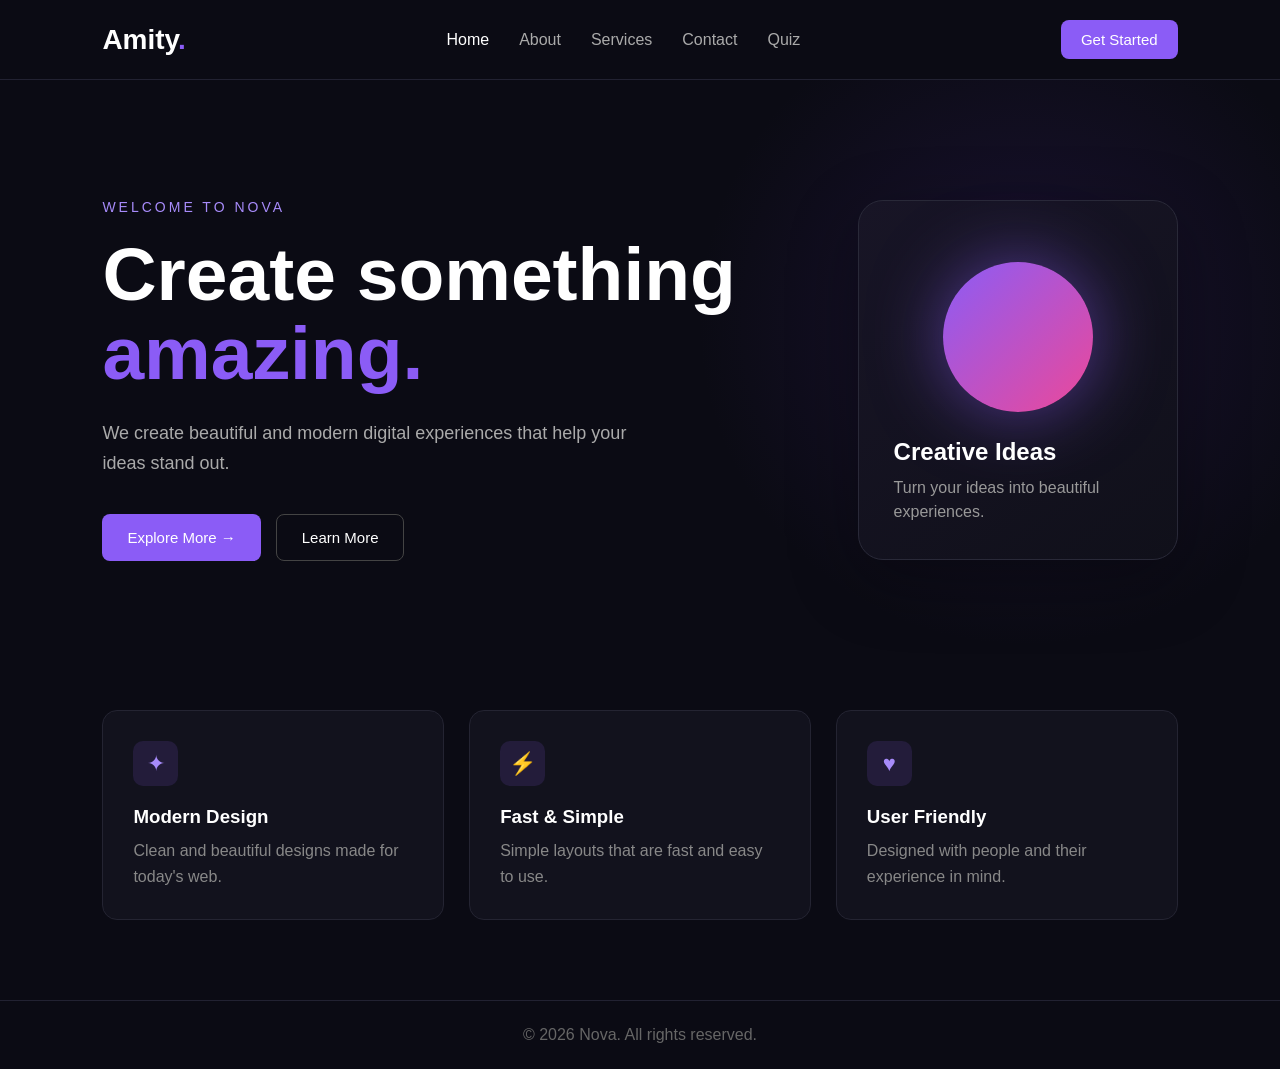
<file: index.html>
<!DOCTYPE html>
<html lang="en">
<head>
    <meta charset="UTF-8">
    <meta name="viewport" content="width=device-width, initial-scale=1.0">
    <title>Nova - Home</title>
    <link rel="stylesheet" href="css/style.css">
</head>

<body>

    <!-- Header -->
    <header>
        <div class="logo">Amity<span>.</span></div>

        <nav>
            <a href="index.html" class="active">Home</a>
            <a href="about.html">About</a>
            <a href="services.html">Services</a>
            <a href="contact.html">Contact</a>
            <a href="quiz.html">Quiz</a>
        </nav>

        <button class="nav-btn">Get Started</button>
    </header>


    <!-- Hero -->
    <main>
        <section class="hero">

            <div class="hero-text">
                <p class="small-title">WELCOME TO NOVA</p>

                <h1>
                    Create something
                    <span>amazing.</span>
                </h1>

                <p class="description">
                    We create beautiful and modern digital experiences
                    that help your ideas stand out.
                </p>

                <div class="hero-buttons">
                    <button class="primary-btn">Explore More →</button>
                    <button class="secondary-btn">Learn More</button>
                </div>
            </div>

            <div class="hero-card">
                <div class="circle"></div>
                <h3>Creative Ideas</h3>
                <p>Turn your ideas into beautiful experiences.</p>
            </div>

        </section>


        <!-- Features -->
        <section class="features">

            <div class="feature-card">
                <div class="icon">✦</div>
                <h3>Modern Design</h3>
                <p>Clean and beautiful designs made for today's web.</p>
            </div>

            <div class="feature-card">
                <div class="icon">⚡</div>
                <h3>Fast & Simple</h3>
                <p>Simple layouts that are fast and easy to use.</p>
            </div>

            <div class="feature-card">
                <div class="icon">♥</div>
                <h3>User Friendly</h3>
                <p>Designed with people and their experience in mind.</p>
            </div>

        </section>
    </main>


    <!-- Footer -->
    <footer>
        <p>© 2026 Nova. All rights reserved.</p>
    </footer>

</body>
</html>
</file>
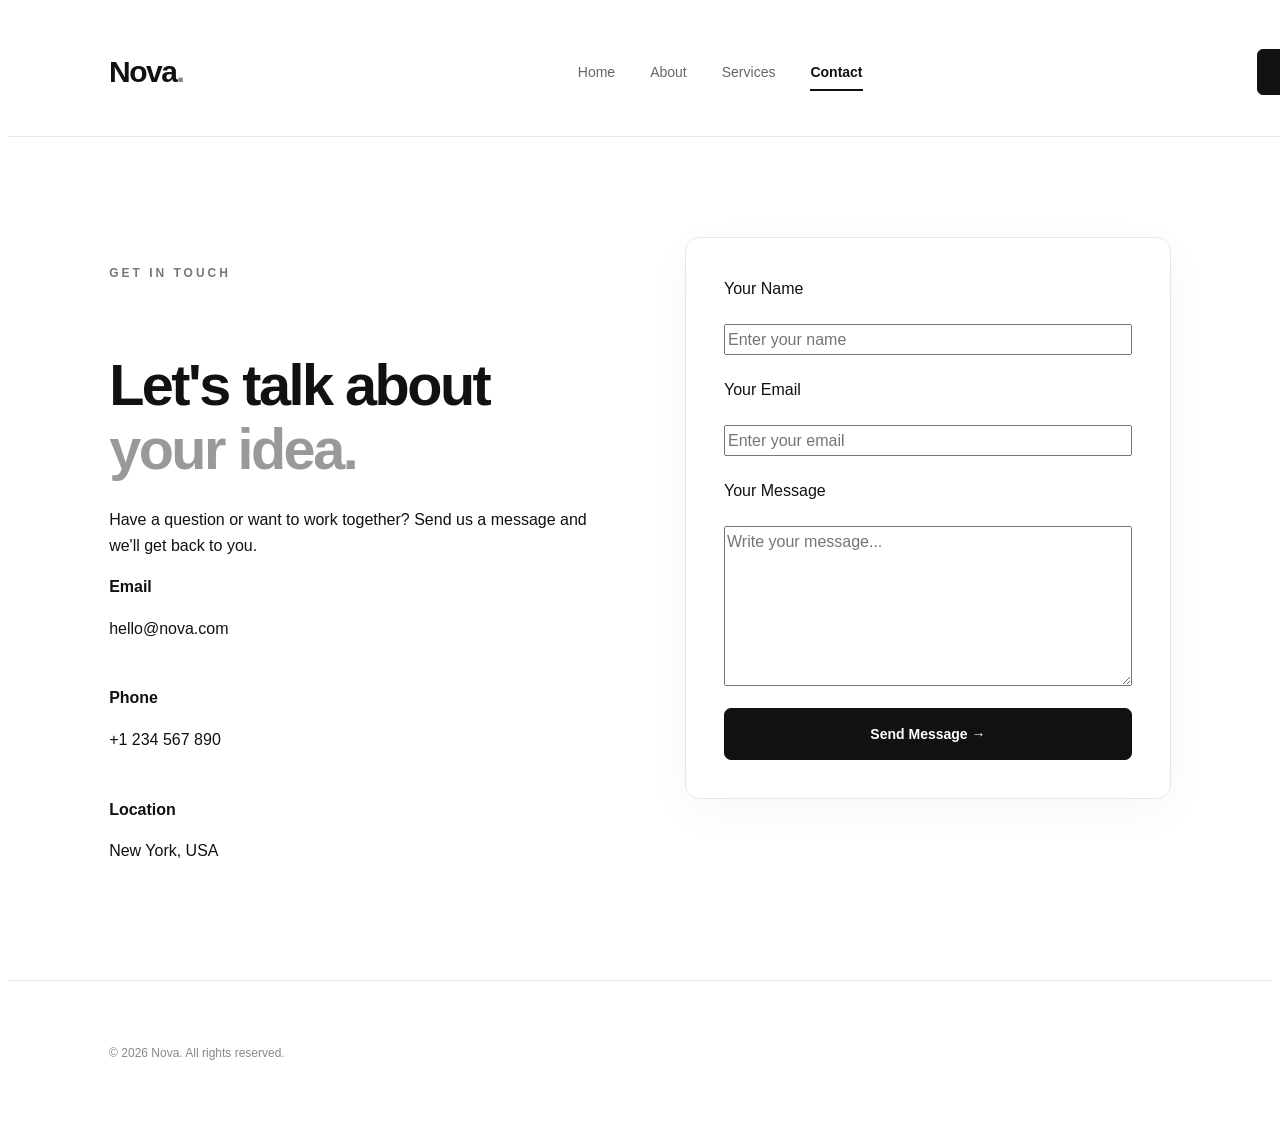
<file: contact.html>
<!DOCTYPE html>
<html lang="en">
<head>
    <meta charset="UTF-8">
    <meta name="viewport" content="width=device-width, initial-scale=1.0">

    <title>Contact - Nova</title>

    <link rel="stylesheet" href="css/contact.css">
</head>

<body>

    <!-- Header -->
    <header>

        <div class="logo">
            Nova<span>.</span>
        </div>

        <nav>
            <a href="index.html">Home</a>
            <a href="about.html">About</a>
            <a href="services.html">Services</a>
            <a href="contact.html" class="active">Contact</a>
        </nav>

        <button class="nav-btn">
            Get Started
        </button>

    </header>


    <!-- Contact Section -->
    <main>

        <section class="contact">

            <div class="contact-info">

                <p class="small-title">
                    GET IN TOUCH
                </p>

                <h1>
                    Let's talk about
                    <span>your idea.</span>
                </h1>

                <p>
                    Have a question or want to work together?
                    Send us a message and we'll get back to you.
                </p>

                <div class="contact-details">

                    <div>
                        <strong>Email</strong>
                        <p>hello@nova.com</p>
                    </div>

                    <div>
                        <strong>Phone</strong>
                        <p>+1 234 567 890</p>
                    </div>

                    <div>
                        <strong>Location</strong>
                        <p>New York, USA</p>
                    </div>

                </div>

            </div>


            <!-- Contact Form -->
            <div class="contact-form">

                <form>

                    <label for="name">
                        Your Name
                    </label>

                    <input
                        type="text"
                        id="name"
                        placeholder="Enter your name"
                    >


                    <label for="email">
                        Your Email
                    </label>

                    <input
                        type="email"
                        id="email"
                        placeholder="Enter your email"
                    >


                    <label for="message">
                        Your Message
                    </label>

                    <textarea
                        id="message"
                        rows="6"
                        placeholder="Write your message..."
                    ></textarea>


                    <button
                        type="submit"
                        class="primary-btn"
                    >
                        Send Message →
                    </button>

                </form>

            </div>

        </section>

    </main>


    <!-- Footer -->
    <footer>
        <p>© 2026 Nova. All rights reserved.</p>
    </footer>

</body>
</html>
</file>
<file: css/style.css>
* {
    margin: 0;
    padding: 0;
    box-sizing: border-box;
}

body {
    font-family: Arial, sans-serif;
    background: #0b0b14;
    color: white;
}


/* Header */

header {
    height: 80px;
    padding: 0 8%;
    display: flex;
    align-items: center;
    justify-content: space-between;
    border-bottom: 1px solid #222232;
}

.logo {
    font-size: 28px;
    font-weight: bold;
}

.logo span {
    color: #8b5cf6;
}

nav {
    display: flex;
    gap: 30px;
}

nav a {
    color: #aaa;
    text-decoration: none;
    transition: 0.3s;
}

nav a:hover,
nav a.active {
    color: white;
}

button {
    border: none;
    cursor: pointer;
    font-size: 15px;
    transition: 0.3s;
}

.nav-btn {
    padding: 11px 20px;
    border-radius: 8px;
    background: #8b5cf6;
    color: white;
}

.nav-btn:hover {
    background: #7c3aed;
}


/* Hero */

.hero {
    min-height: 600px;
    padding: 80px 8%;
    display: flex;
    align-items: center;
    justify-content: space-between;
    gap: 60px;
    background:
        radial-gradient(circle at 80% 40%, #38206b55, transparent 30%),
        #0b0b14;
}

.hero-text {
    max-width: 650px;
}

.small-title {
    color: #a78bfa;
    font-size: 14px;
    letter-spacing: 3px;
    margin-bottom: 20px;
}

h1 {
    font-size: clamp(45px, 6vw, 75px);
    line-height: 1.05;
    margin-bottom: 25px;
}

h1 span {
    color: #8b5cf6;
}

.description {
    color: #aaa;
    font-size: 18px;
    line-height: 1.7;
    max-width: 550px;
    margin-bottom: 35px;
}


/* Buttons */

.hero-buttons {
    display: flex;
    gap: 15px;
}

.primary-btn,
.secondary-btn {
    padding: 14px 25px;
    border-radius: 8px;
}

.primary-btn {
    background: #8b5cf6;
    color: white;
}

.primary-btn:hover {
    background: #7c3aed;
    transform: translateY(-2px);
}

.secondary-btn {
    background: transparent;
    color: white;
    border: 1px solid #444;
}

.secondary-btn:hover {
    background: #181824;
}


/* Hero Card */

.hero-card {
    width: 320px;
    height: 360px;
    padding: 35px;
    display: flex;
    flex-direction: column;
    justify-content: flex-end;
    border: 1px solid #292938;
    border-radius: 25px;
    background: linear-gradient(145deg, #181526, #10101a);
    box-shadow: 0 20px 70px #00000055;
}

.circle {
    width: 150px;
    height: 150px;
    margin: auto;
    border-radius: 50%;
    background: linear-gradient(135deg, #8b5cf6, #ec4899);
    box-shadow: 0 0 70px #8b5cf688;
}

.hero-card h3 {
    font-size: 24px;
    margin-bottom: 10px;
}

.hero-card p {
    color: #999;
    line-height: 1.5;
}


/* Features */

.features {
    padding: 30px 8% 80px;
    display: grid;
    grid-template-columns: repeat(3, 1fr);
    gap: 25px;
}

.feature-card {
    padding: 30px;
    border-radius: 15px;
    background: #12121d;
    border: 1px solid #242432;
    transition: 0.3s;
}

.feature-card:hover {
    transform: translateY(-5px);
    border-color: #8b5cf6;
}

.icon {
    width: 45px;
    height: 45px;
    display: flex;
    align-items: center;
    justify-content: center;
    margin-bottom: 20px;
    border-radius: 10px;
    background: #8b5cf622;
    color: #a78bfa;
    font-size: 22px;
}

.feature-card h3 {
    margin-bottom: 10px;
}

.feature-card p {
    color: #888;
    line-height: 1.6;
}


/* Footer */

footer {
    padding: 25px;
    text-align: center;
    color: #666;
    border-top: 1px solid #222232;
}


/* Mobile */

@media (max-width: 800px) {

    header {
        padding: 0 5%;
    }

    nav {
        display: none;
    }

    .hero {
        padding: 60px 5%;
        flex-direction: column;
        text-align: center;
    }

    .description {
        margin-left: auto;
        margin-right: auto;
    }

    .hero-buttons {
        justify-content: center;
    }

    .features {
        padding: 20px 5% 60px;
        grid-template-columns: 1fr;
    }

    .hero-card {
        width: 100%;
        max-width: 320px;
    }
}
</file>
<file: css/contact.css>
```css
/* =========================
   RESET & GLOBAL STYLES
========================= */

* {
    margin: 0;
    padding: 0;
    box-sizing: border-box;
}

:root {
    --background: #ffffff;
    --text: #111111;
    --muted: #777777;
    --border: #e8e8e8;
    --surface: #f8f8f8;
    --accent: #111111;
}

html {
    scroll-behavior: smooth;
}

body {
    font-family: Arial, Helvetica, sans-serif;
    background: var(--background);
    color: var(--text);
    line-height: 1.6;
    min-height: 100vh;
    display: flex;
    flex-direction: column;
}

a {
    color: inherit;
    text-decoration: none;
}

button,
input,
textarea {
    font: inherit;
}

button,
a {
    -webkit-tap-highlight-color: transparent;
}

/* =========================
   HEADER
========================= */

header {
    width: 100%;
    min-height: 88px;
    padding: 20px 8%;
    display: flex;
    align-items: center;
    justify-content: space-between;
    gap: 30px;
    border-bottom: 1px solid var(--border);
    background: #ffffff;
}

.logo,
.footer-logo {
    font-size: 30px;
    font-weight: 800;
    letter-spacing: -1.5px;
}

.logo span,
.footer-logo span {
    color: #888888;
}

nav {
    display: flex;
    align-items: center;
    gap: 35px;
}

nav a {
    font-size: 14px;
    color: #666666;
    transition: color 0.25s ease;
    position: relative;
}

nav a:hover,
nav a.active {
    color: #111111;
}

nav a.active {
    font-weight: 700;
}

nav a.active::after {
    content: "";
    position: absolute;
    left: 0;
    bottom: -8px;
    width: 100%;
    height: 2px;
    background: #111111;
}

.nav-btn {
    display: inline-flex;
    align-items: center;
    justify-content: center;
    padding: 12px 22px;
    background: #111111;
    color: #ffffff;
    border: 1px solid #111111;
    border-radius: 6px;
    font-size: 13px;
    font-weight: 600;
    cursor: pointer;
    transition: background 0.25s, color 0.25s;
}

.nav-btn:hover {
    background: #ffffff;
    color: #111111;
}

/* =========================
   MAIN CONTACT SECTION
========================= */

main {
    flex: 1;
}

.contact {
    max-width: 1200px;
    width: 84%;
    margin: 0 auto;
    padding: 100px 0;
    display: grid;
    grid-template-columns: 1fr 1fr;
    align-items: start;
    gap: 90px;
}

/* =========================
   CONTACT INFORMATION
========================= */

.contact-info {
    padding-top: 15px;
}

.small-title {
    display: inline-block;
    margin-bottom: 22px;
    font-size: 12px;
    font-weight: 700;
    letter-spacing: 3px;
    color: #777777;
}

.contact-info h1 {
    max-width: 480px;
    font-size: clamp(38px, 4.5vw, 58px);
    line-height: 1.12;
    letter-spacing: -2.5px;
    font-weight: 800;
    margin-bottom: 25px;
}

.contact-info h1 span {
    display: block;
    color: #999999;
}

.description {
    max-width: 420px;
    color: var(--muted);
    font-size: 15px;
    line-height: 1.9;
    margin-bottom: 45px;
}

/* =========================
   CONTACT DETAILS
========================= */

.contact-details {
    display: flex;
    flex-direction: column;
    gap: 28px;
}

.detail-item {
    display: flex;
    align-items: center;
    gap: 17px;
}

.detail-icon {
    width: 48px;
    height: 48px;
    flex-shrink: 0;
    display: flex;
    justify-content: center;
    align-items: center;
    border: 1px solid var(--border);
    background: var(--surface);
    border-radius: 10px;
    font-size: 21px;
    color: #222222;
}

.detail-item strong {
    display: block;
    font-size: 14px;
    font-weight: 700;
    margin-bottom: 3px;
}

.detail-item p {
    font-size: 14px;
    color: var(--muted);
}

/* =========================
   CONTACT FORM
========================= */

.contact-form {
    background: #ffffff;
    padding: 38px;
    border: 1px solid var(--border);
    border-radius: 14px;
    box-shadow: 0 12px 45px rgba(0, 0, 0, 0.035);
}

.contact-form form {
    display: flex;
    flex-direction: column;
    gap: 22px;
}

.form-group {
    display: flex;
    flex-direction: column;
    gap: 9px;
}

.form-group label {
    font-size: 13px;
    font-weight: 700;
    color: #222222;
}

.form-group input,
.form-group textarea {
    width: 100%;
    padding: 14px 15px;
    border: 1px solid #e2e2e2;
    border-radius: 7px;
    background: #ffffff;
    color: #111111;
    font-size: 14px;
    outline: none;
    transition: border-color 0.25s, box-shadow 0.25s;
}

.form-group input {
    height: 50px;
}

.form-group textarea {
    min-height: 130px;
    resize: vertical;
}

.form-group input::placeholder,
.form-group textarea::placeholder {
    color: #aaaaaa;
}

.form-group input:focus,
.form-group textarea:focus {
    border-color: #555555;
    box-shadow: 0 0 0 3px rgba(0, 0, 0, 0.04);
}

.primary-btn {
    width: 100%;
    min-height: 52px;
    padding: 14px 22px;
    display: inline-flex;
    justify-content: center;
    align-items: center;
    gap: 12px;
    background: #111111;
    color: #ffffff;
    border: 1px solid #111111;
    border-radius: 7px;
    font-size: 14px;
    font-weight: 700;
    cursor: pointer;
    transition: background 0.25s, color 0.25s;
}

.primary-btn:hover {
    background: #ffffff;
    color: #111111;
}

.primary-btn span {
    font-size: 18px;
}

.form-note {
    color: #999999;
    font-size: 12px;
    text-align: center;
    margin-top: -8px;
}

/* =========================
   FOOTER
========================= */

footer {
    min-height: 95px;
    padding: 25px 8%;
    border-top: 1px solid var(--border);
    display: flex;
    align-items: center;
    justify-content: space-between;
    gap: 20px;
}

.footer-logo {
    font-size: 24px;
}

footer p,
footer a {
    font-size: 12px;
    color: #888888;
}

footer a:hover {
    color: #111111;
}

/* =========================
   RESPONSIVE DESIGN
========================= */

@media (max-width: 1000px) {
    header {
        padding: 20px 5%;
    }

    nav {
        gap: 20px;
    }

    .contact {
        width: 90%;
        gap: 40px;
        padding: 75px 0;
    }

    .contact-form {
        padding: 28px;
    }
}

@media (max-width: 760px) {
    header {
        padding: 20px 5%;
        flex-wrap: wrap;
        gap: 20px;
    }

    .logo {
        font-size: 27px;
    }

    nav {
        width: 100%;
        order: 3;
        justify-content: space-between;
        gap: 12px;
    }

    nav a {
        font-size: 13px;
    }

    .nav-btn {
        padding: 10px 15px;
    }

    .contact {
        grid-template-columns: 1fr;
        width: 88%;
        padding: 60px 0;
        gap: 45px;
    }

    .contact-info {
        padding-top: 0;
    }

    .contact-info h1 {
        font-size: 44px;
    }

    .description {
        margin-bottom: 30px;
    }

    .contact-details {
        gap: 22px;
    }

    .contact-form {
        padding: 25px;
    }

    footer {
        padding: 25px 6%;
        flex-wrap: wrap;
        justify-content: center;
        text-align: center;
    }
}

@media (max-width: 400px) {
    nav {
        flex-wrap: wrap;
        justify-content: flex-start;
        column-gap: 18px;
        row-gap: 12px;
    }

    .contact-info h1 {
        font-size: 37px;
        letter-spacing: -1.5px;
    }

    .contact-form {
        padding: 20px;
    }
}
```
</file>
